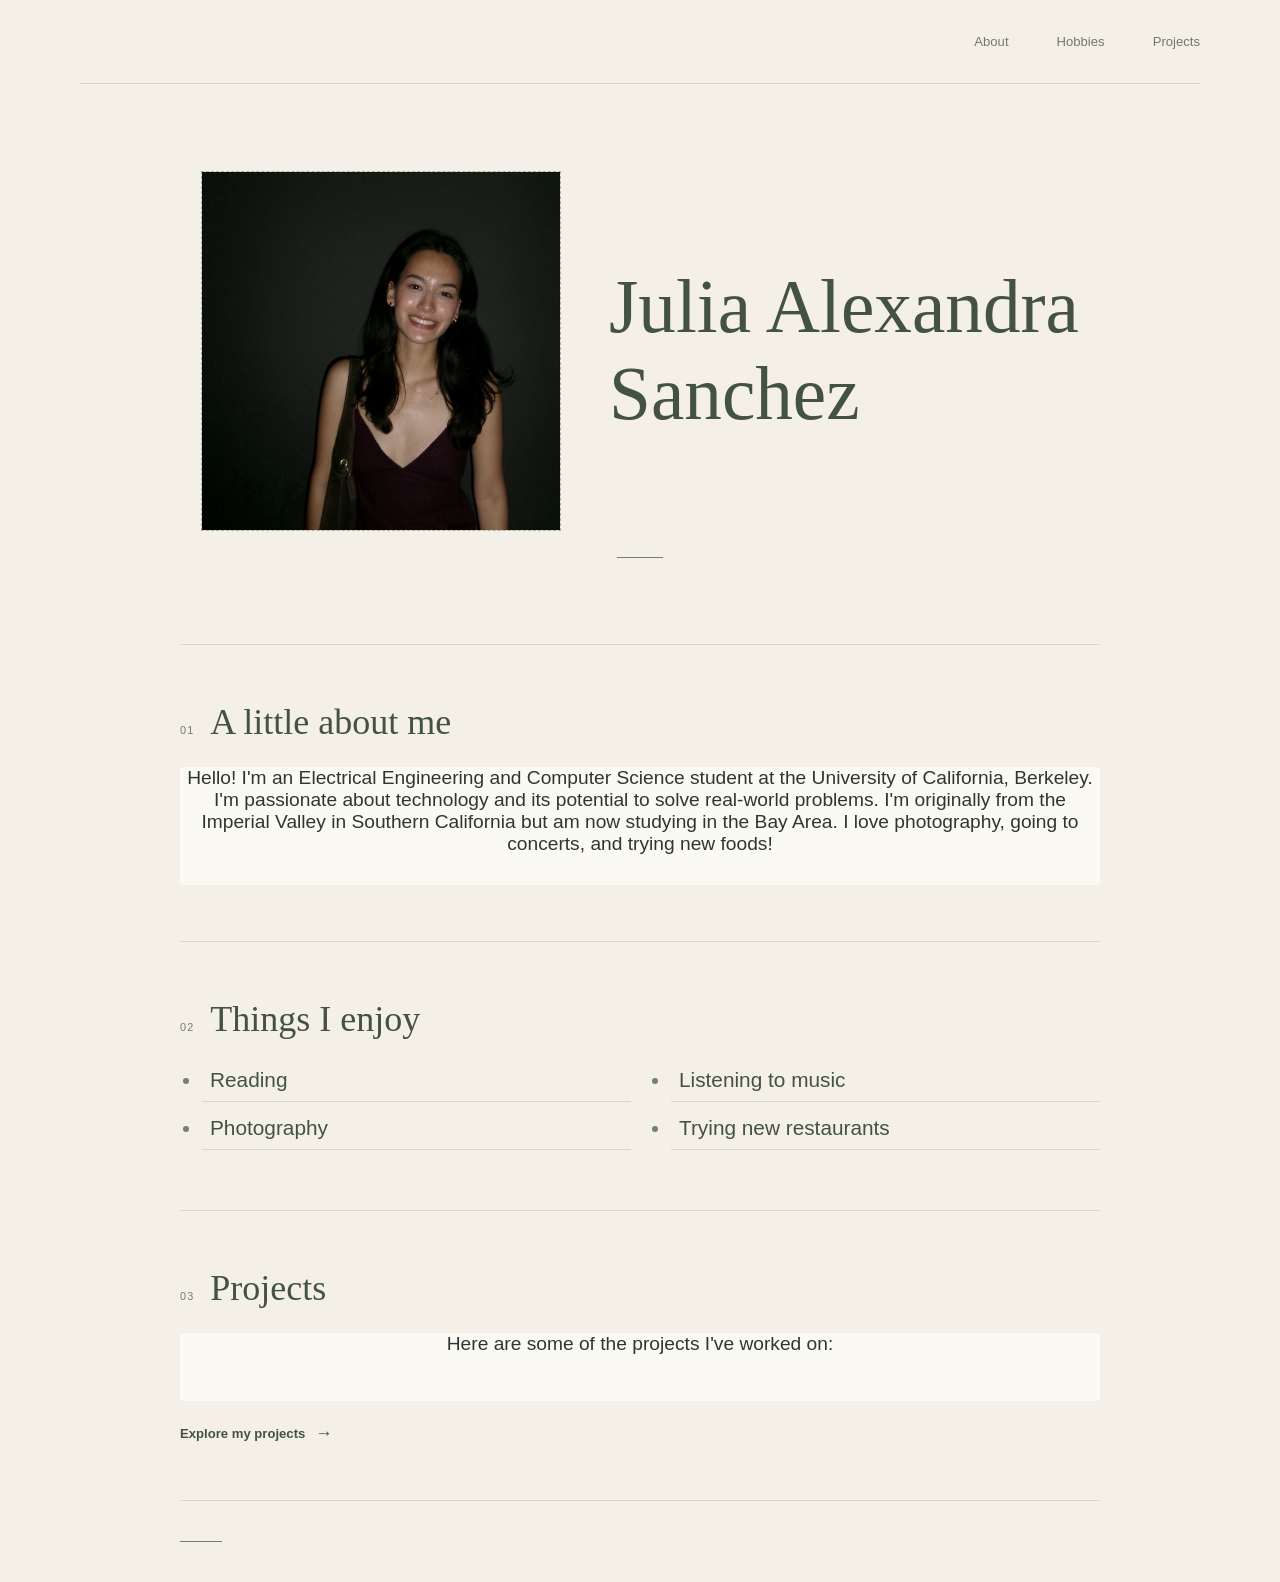
<file: index.html>
<!DOCTYPE html>
<html lang="en">
<head>
    <meta charset="UTF-8">
    <meta name="viewport" content="width=device-width, initial-scale=1.0">
    <meta name="theme-color" content="#f4f0e7">
    <title>Personal Website</title>
    <link rel="stylesheet" href="style.css">
    <script src="script.js" defer></script>
</head>
<body>
    <header class="site-header">
        <a class="wordmark" href="index.html" aria-label="Home"></a>
        <nav aria-label="Main navigation">
            <a href="#about">About</a>
            <a href="#hobbies">Hobbies</a>
            <a href="projects.html">Projects</a>
        </nav>
    </header>

    <main>
        <section class="hero" id="home" aria-labelledby="welcome-heading">
            <div class="hero-content">
                <img class="photo-placeholder welcome-photo" role="img" src="100_0693.jpeg" alt="Welcome photo">
                <h1 id="welcome-heading">Julia Alexandra<br>Sanchez</h1>
            </div>
            <div class="hero-rule" aria-hidden="true"></div>
        </section>

        <section class="content-section about-section" id="about" aria-labelledby="about-heading">
            <div class="section-heading">
                <span class="section-number">01</span>
                <h2 id="about-heading">A little about me</h2>
            </div>
            <div class="writing-space" aria-label="Introduction">
                <p>Hello! I'm an Electrical Engineering and Computer Science student at the University of California, Berkeley. I'm passionate about technology and its potential to solve real-world problems. I'm originally from the Imperial Valley in Southern California but am now studying in the Bay Area. I love photography, going to concerts, and trying new foods!</p>
            </div>
        </section>

        <section class="content-section hobbies-section" id="hobbies" aria-labelledby="hobbies-heading">
            <div class="section-heading">
                <span class="section-number">02</span>
                <h2 id="hobbies-heading">Things I enjoy</h2>
            </div>
            <ul class="hobby-list" aria-label="Hobbies">
                <li aria-label="Hobby">Reading</li>
                <li aria-label="Hobby">Listening to music</li>
                <li aria-label="Hobby">Photography</li>
                <li aria-label="Hobby">Trying new restaurants</li>
            </ul>
        </section>

        <section class="content-section projects-section" aria-labelledby="projects-heading">
            <div class="section-heading">
                <span class="section-number">03</span>
                <h2 id="projects-heading">Projects</h2>
            </div>
            <p class="writing-space short-space" aria-label="Projects introduction">Here are some of the projects I've worked on:</p>
            <a class="text-link" href="projects.html">Explore my projects <span aria-hidden="true">&rarr;</span></a>
        </section>
    </main>

    <footer class="site-footer">
        <div class="footer-line" aria-hidden="true"></div>
    </footer>
</body>
</html>
</file>
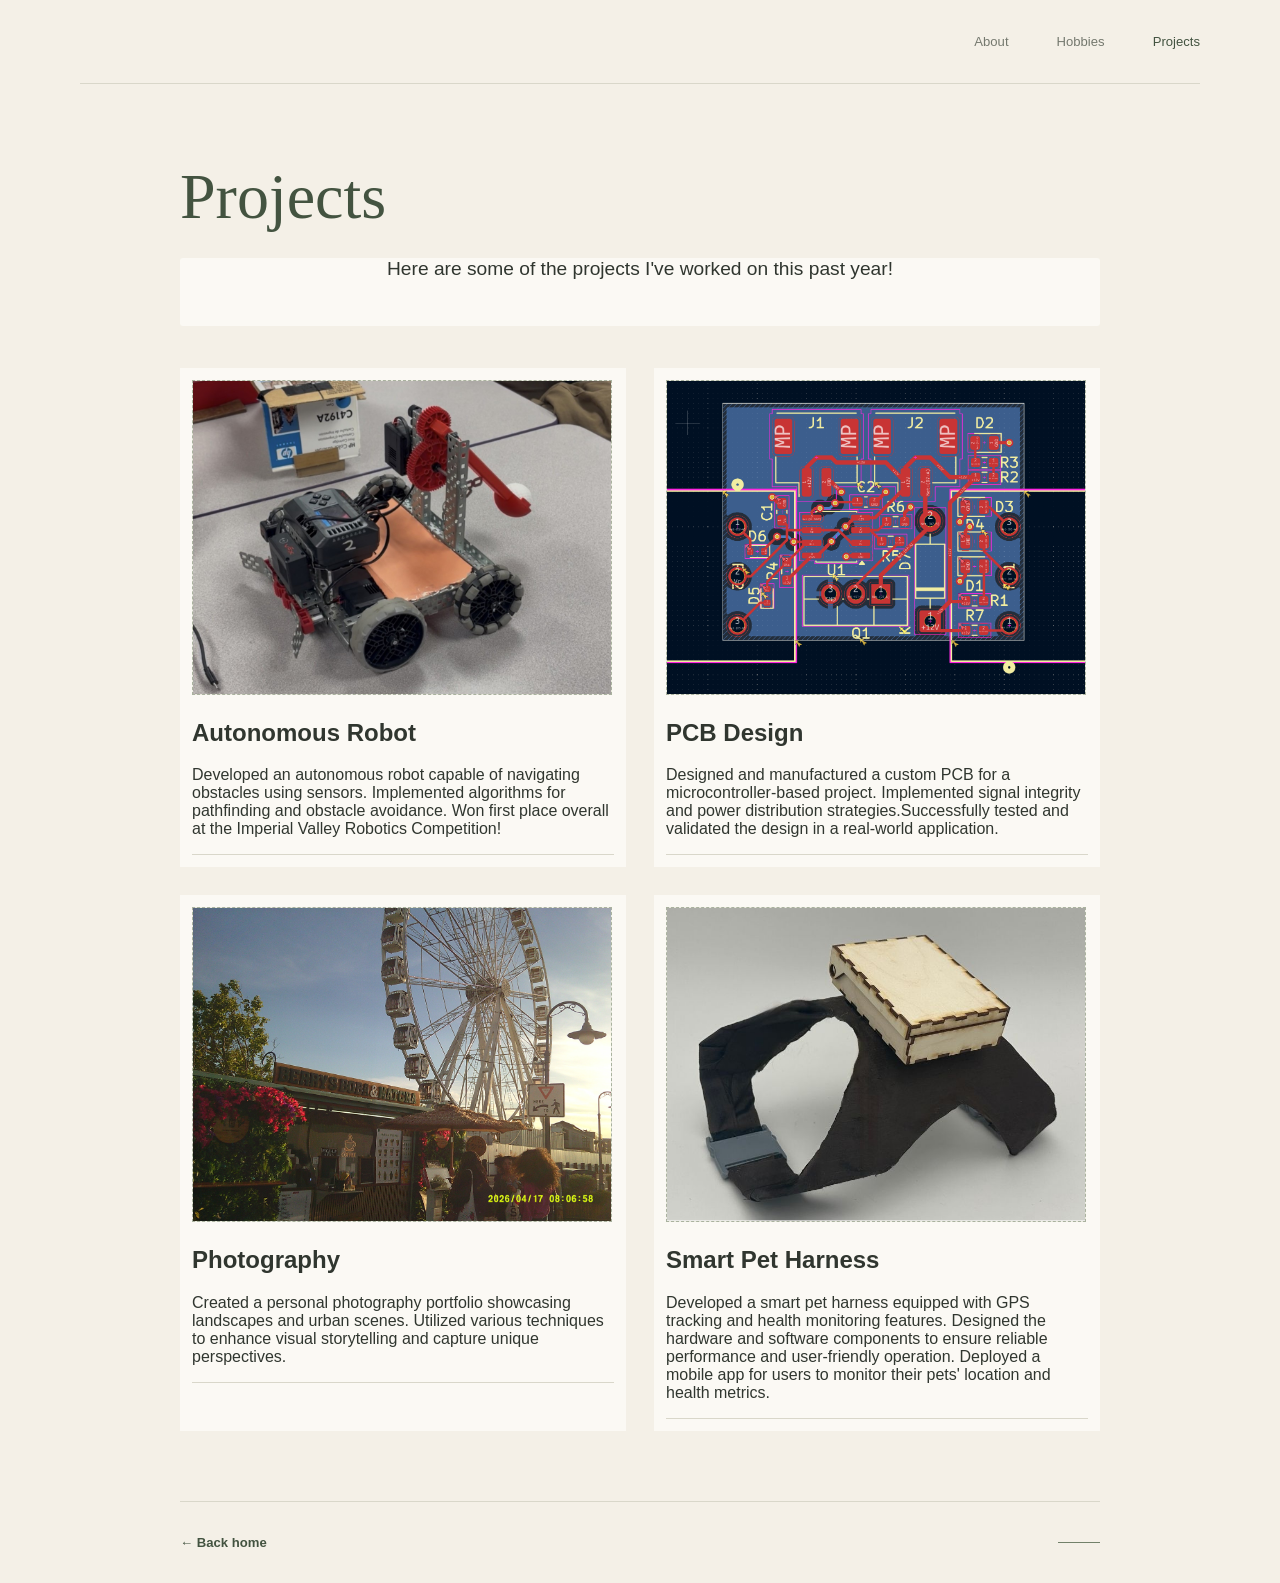
<file: projects.html>
<!DOCTYPE html>
<html lang="en">
<head>
    <meta charset="UTF-8">
    <meta name="viewport" content="width=device-width, initial-scale=1.0">
    <meta name="theme-color" content="#f4f0e7">
    <title>Projects | Personal Website</title>
    <link rel="stylesheet" href="style.css">
    <script src="script.js" defer></script>
</head>
<body>
    <header class="site-header">
        <a class="wordmark" href="index.html" aria-label="Home"></a>
        <nav aria-label="Main navigation">
            <a href="index.html#about">About</a>
            <a href="index.html#hobbies">Hobbies</a>
            <a href="projects.html" aria-current="page">Projects</a>
        </nav>
    </header>

    <main>
        <section class="projects-intro" aria-labelledby="projects-heading">
            <h1 id="projects-heading">Projects</h1>
            <p class="writing-space short-space" aria-label="Projects introduction">Here are some of the projects I've worked on this past year!</p>
        </section>

        <section class="project-grid" aria-label="Project gallery">
            <article class="project-card">
                <img class="photo-placeholder" role="img" src="IMG_7824.jpeg" alt="Project 1 photo">
                <div class="project-caption" aria-label="Project details">
                    <h2>Autonomous Robot</h2>
                    <p>Developed an autonomous robot capable of navigating obstacles using sensors. Implemented algorithms for pathfinding and obstacle avoidance. Won first place overall at the Imperial Valley Robotics Competition!</p>
                </div>
            </article>
            <article class="project-card">
                <img class="photo-placeholder" role="img" src="PCB.png" alt="Project 2 photo">
                <div class="project-caption" aria-label="Project details">
                    <h2>PCB Design</h2>
                    <p>Designed and manufactured a custom PCB for a microcontroller-based project. Implemented signal integrity and power distribution strategies.Successfully tested and validated the design in a real-world application.</p>
                </div>
            </article>
            <article class="project-card">
                <img class="photo-placeholder" role="img" src="IMG_5237.jpeg" alt="Project 3 photo">
                <div class="project-caption" aria-label="Project details">
                    <h2>Photography</h2>
                    <p>Created a personal photography portfolio showcasing landscapes and urban scenes. Utilized various techniques to enhance visual storytelling and capture unique perspectives.</p>
                </div>
            </article>
            <article class="project-card">
                <img class="photo-placeholder" role="img" src="FurLink.jpg" alt="Project 4 photo">
                <div class="project-caption" aria-label="Project details">
                    <h2>Smart Pet Harness</h2>
                    <p>Developed a smart pet harness equipped with GPS tracking and health monitoring features. Designed the hardware and software components to ensure reliable performance and user-friendly operation. Deployed a mobile app for users to monitor their pets' location and health metrics.</p>
                </div>
            </article>
        </section>
    </main>

    <footer class="site-footer">
        <a class="text-link" href="index.html">&larr; Back home</a>
        <div class="footer-line" aria-hidden="true"></div>
    </footer>
</body>
</html>
</file>
<file: style.css>
:root {
    color-scheme: light;
    --beige: #f4f0e7;
    --paper: #fbf9f4;
    --sage: #72816a;
    --sage-dark: #435340;
    --sage-light: #dce1d3;
    --ink: #30362f;
    --muted: #74786e;
    --line: #d9d7ca;
    --serif: "Playfair Display", Georgia, serif;
    --sans: "DM Sans", "Segoe UI", sans-serif;
}

* {
    box-sizing: border-box;
}

html {
    scroll-behavior: smooth;
}

body {
    min-width: 1200px;
    margin: 0;
    background: var(--beige);
    color: var(--ink);
    font-family: var(--sans);
    -webkit-font-smoothing: antialiased;
    animation: page-enter 320ms ease both;
}

body.page-leaving {
    animation: page-exit 220ms ease both;
}

@keyframes page-enter {
    from {
        opacity: 0;
    }

    to {
        opacity: 1;
    }
}

@keyframes page-exit {
    to {
        opacity: 0;
    }
}

a {
    color: inherit;
}

.site-header {
    width: 1120px;
    min-height: 84px;
    margin: 0 auto;
    display: flex;
    align-items: center;
    justify-content: space-between;
    border-bottom: 1px solid var(--line);
}

.site-header nav {
    display: flex;
    align-items: center;
    gap: 48px;
}

.site-header nav a,
.text-link {
    font-size: 0.82rem;
    text-decoration: none;
}

.site-header nav a {
    display: inline-block;
    color: var(--muted);
    transform-origin: center;
    transition: color 160ms ease, transform 160ms ease;
}

.site-header nav a:hover,
.site-header nav a:focus-visible,
.site-header nav a[aria-current="page"] {
    color: var(--sage-dark);
}

.site-header nav a:hover,
.site-header nav a:focus-visible {
    transform: scale(1.08);
}

main,
.site-footer {
    width: 920px;
    margin: 0 auto;
}

.hero {
    min-height: 560px;
    display: flex;
    flex-direction: column;
    align-items: center;
    justify-content: center;
}

.hero-content {
    width: 100%;
    display: flex;
    align-items: center;
    justify-content: center;
    gap: 48px;
}

.photo-placeholder.welcome-photo {
    flex: 0 0 360px;
    width: 360px;
    aspect-ratio: 1;
    margin: 0;
}

.hero h1 {
    min-width: 0;
    max-width: 560px;
    margin: 0;
    text-align: left;
}

.hero h1,
.projects-intro h1 {
    min-width: 440px;
    min-height: 1.2em;
    margin: 0;
    color: var(--sage-dark);
    font-family: var(--serif);
    font-size: 4.7rem;
    font-weight: 500;
    line-height: 1.15;
}

.hero-rule {
    width: 46px;
    height: 1px;
    margin-top: 26px;
    background: var(--sage);
}

.content-section {
    padding: 56px 0;
    border-top: 1px solid var(--line);
}

.section-heading {
    display: flex;
    align-items: baseline;
    gap: 16px;
    margin-bottom: 24px;
}

.section-number {
    color: var(--sage);
    font-size: 0.68rem;
    letter-spacing: 0.1em;
}

.section-heading h2 {
    margin: 0;
    color: var(--sage-dark);
    font-family: var(--serif);
    font-size: 2.25rem;
    font-weight: 500;
}

.writing-space {
    min-height: 118px;
    margin: 0;
    border-radius: 3px;
    background: var(--paper);
    font-size: 1.2rem;
    font-family: var(--sans);
    text-align: center;
}

.short-space {
    min-height: 68px;
}

.hobby-list {
    display: grid;
    grid-template-columns: repeat(2, minmax(0, 1fr));
    gap: 14px 40px;
    margin: 0;
    padding: 4px 0 4px 22px;
    color: var(--sage-dark);
}

.hobby-list li {
    min-height: 34px;
    padding-left: 8px;
    border-bottom: 1px solid var(--line);
    font-size: 1.3rem;
}

.hobby-list li::marker {
    color: var(--sage);
}

.text-link {
    display: inline-flex;
    align-items: center;
    gap: 10px;
    margin-top: 22px;
    color: var(--sage-dark);
    font-weight: 600;
}

.text-link span {
    font-size: 1.1rem;
    transition: transform 160ms ease;
}

.text-link:hover span {
    transform: translateX(4px);
}

.projects-intro {
    padding: 76px 0 42px;
}

.projects-intro h1 {
    min-width: 0;
    min-height: 0;
    margin-bottom: 24px;
    font-size: 4rem;
}

.project-grid {
    display: grid;
    grid-template-columns: repeat(2, minmax(0, 1fr));
    gap: 28px;
    padding-bottom: 70px;
}

.project-card {
    min-width: 0;
    padding: 12px;
    background: var(--paper);
}

.photo-placeholder {
    position: relative;
    aspect-ratio: 4 / 3;
    border: 1px dashed #aab29f;
    background-color: #e9e9dd;
    background-image: linear-gradient(135deg, #e9e9dd 25%, #eeeee5 25%, #eeeee5 50%, #e9e9dd 50%, #e9e9dd 75%, #eeeee5 75%);
    background-size: 24px 24px;
    flex: 0 0 200px;
    width: 420px;
}

.project-caption {
    min-height: 56px;
    margin-top: 12px;
    border-bottom: 1px solid var(--line);
}

.site-footer {
    min-height: 82px;
    display: flex;
    align-items: center;
    justify-content: space-between;
    border-top: 1px solid var(--line);
}

.site-footer .text-link {
    margin: 0;
}

.footer-line {
    width: 42px;
    height: 1px;
    background: var(--sage);
}

@media (prefers-reduced-motion: reduce) {
    html {
        scroll-behavior: auto;
    }

    *,
    *::before,
    *::after {
        transition-duration: 0.01ms !important;
        animation-duration: 0.01ms !important;
    }
}
</file>
